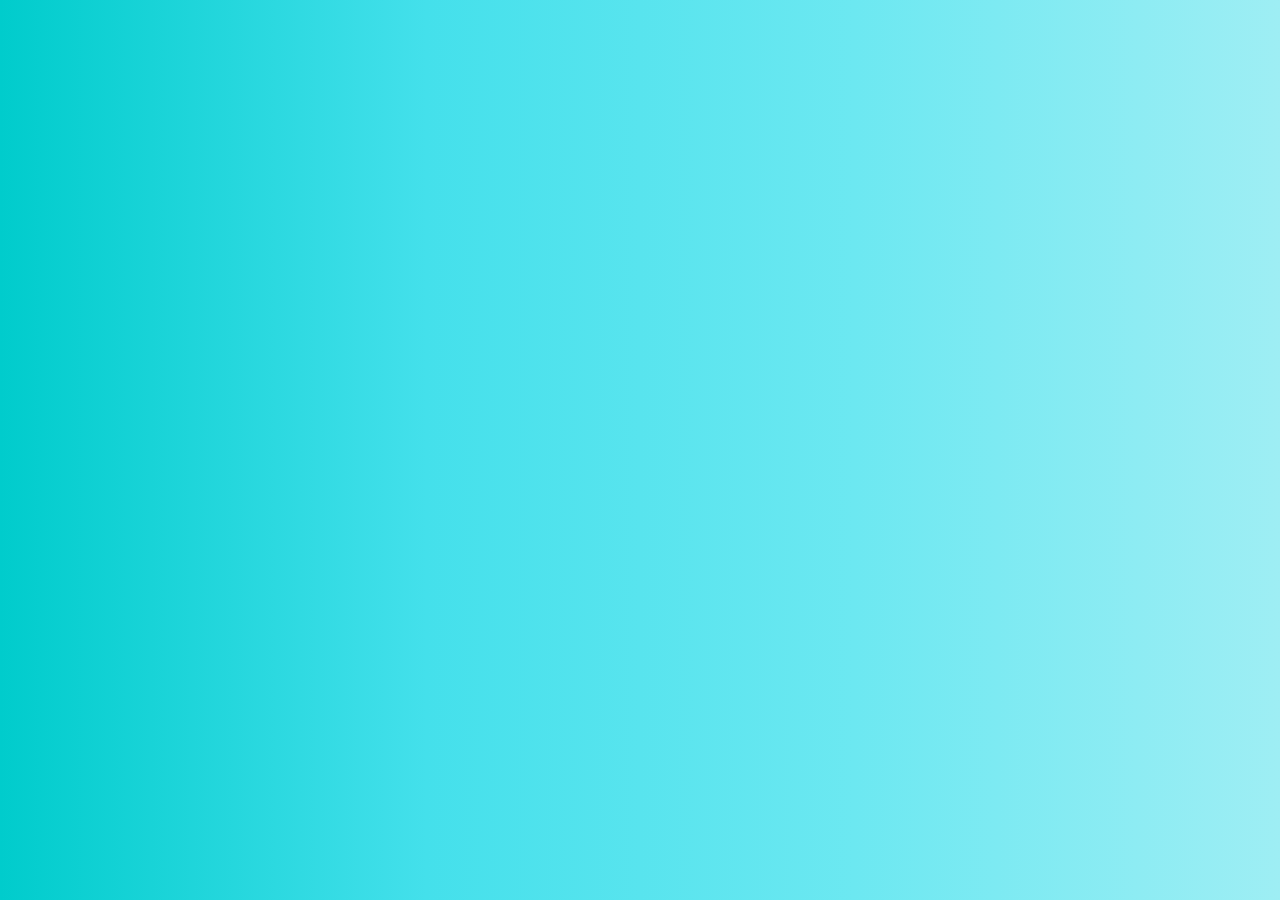
<file: Login-SignUp.html>
<!DOCTYPE html>
<html lang="en">

<head>
  <meta charset="UTF-8">
  <meta name="viewport" content="width=device-width, initial-scale=1.0">
  <title>Guardian Vault</title>
  <!-- <style>
        .box {
            position: relative;
            top: 0;
            opacity: 1;
            float: left;
            padding: 60px 50px 40px 50px;
            width: 100%;
            background: #fff;
            border-radius: 10px;
            transform: scale(1);
            -webkit-transform: scale(1);
            -ms-transform: scale(1);
            z-index: 5;
          
            &.back {
              transform: scale(0.95);
              -webkit-transform: scale(0.95);
              -ms-transform: scale(0.95);
              top: -20px;
              opacity: .8;
              z-index: -1;
            }
          
            &:before {
              content: "";
              width: 100%;
              height: 30px;
              border-radius: 10px;
              position: absolute;
              top: -10px;
              background: rgba(255, 255, 255, 0.6);
              left: 0;
              transform: scale(0.95);
              -webkit-transform: scale(0.95);
              -ms-transform: scale(0.95);
              z-index: -1;
            }
          }
          
          .overbox .title {
            color: #fff;
          
            &:before {
              background: #fff;
            }
          }
          
          .title {
            width: 100%;
            float: left;
            line-height: 46px;
            font-size: 34px;
            font-weight: 700;
            letter-spacing: 2px;
            color: #ED2553;
            position: relative;
          
            &:before {
              content: "";
              width: 5px;
              height: 100%;
              position: absolute;
              top: 0;
              left: -50px;
              background: #ED2553;
            }
          }
          
          .input {
            transition: 300ms cubic-bezier(0.4, 0, 0.2, 1);
            -webkit-transition: 300ms cubic-bezier(0.4, 0, 0.2, 1);
            -ms-transition: 300ms cubic-bezier(0.4, 0, 0.2, 1);
          
            label, input, .spin {
              transition: 300ms cubic-bezier(0.4, 0, 0.2, 1);
              -webkit-transition: 300ms cubic-bezier(0.4, 0, 0.2, 1);
              -ms-transition: 300ms cubic-bezier(0.4, 0, 0.2, 1);
            }
          }
          
          .button {
            transition: 300ms cubic-bezier(0.4, 0, 0.2, 1);
            -webkit-transition: 300ms cubic-bezier(0.4, 0, 0.2, 1);
            -ms-transition: 300ms cubic-bezier(0.4, 0, 0.2, 1);
          
            button .button.login button i.fa {
              transition: 300ms cubic-bezier(0.4, 0, 0.2, 1);
              -webkit-transition: 300ms cubic-bezier(0.4, 0, 0.2, 1);
              -ms-transition: 300ms cubic-bezier(0.4, 0, 0.2, 1);
            }
          }
          
          .material-button .shape {
            &:before, &:after {
              transition: 300ms cubic-bezier(0.4, 0, 0.2, 1);
              -webkit-transition: 300ms cubic-bezier(0.4, 0, 0.2, 1);
              -ms-transition: 300ms cubic-bezier(0.4, 0, 0.2, 1);
            }
          }
          
          .button.login button {
            transition: 300ms cubic-bezier(0.4, 0, 0.2, 1);
            -webkit-transition: 300ms cubic-bezier(0.4, 0, 0.2, 1);
            -ms-transition: 300ms cubic-bezier(0.4, 0, 0.2, 1);
          }
          
          .material-button, .alt-2, .material-button .shape, .alt-2 .shape, .box {
            transition: 400ms cubic-bezier(0.4, 0, 0.2, 1);
            -webkit-transition: 400ms cubic-bezier(0.4, 0, 0.2, 1);
            -ms-transition: 400ms cubic-bezier(0.4, 0, 0.2, 1);
          }
          
          .input {
            width: 100%;
            float: left;
          
            label, input, .spin {
              width: 100%;
              float: left;
            }
          }
          
          .button {
            width: 100%;
            float: left;
          
            button {
              width: 100%;
              float: left;
            }
          }
          
          .input, .button {
            margin-top: 30px;
            height: 70px;
          }
          
          .input {
            position: relative;
          
            input {
              position: relative;
            }
          }
          
          .button {
            position: relative;
          
            button {
              position: relative;
            }
          }
          
          .input {
            input {
              height: 60px;
              top: 10px;
              border: none;
              background: transparent;
              font-family: 'Roboto', sans-serif;
              font-size: 24px;
              color: rgba(0, 0, 0, 0.8);
              font-weight: 300;
            }
          
            label {
              font-family: 'Roboto', sans-serif;
              font-size: 24px;
              color: rgba(0, 0, 0, 0.8);
              font-weight: 300;
            }
          }
          
          .button button {
            font-family: 'Roboto', sans-serif;
            font-size: 24px;
            color: rgba(0, 0, 0, 0.8);
            font-weight: 300;
          }
          
          .input {
            &:before, .spin {
              width: 100%;
              height: 1px;
              position: absolute;
              bottom: 0;
              left: 0;
            }
          
            &:before {
              content: "";
              background: rgba(0, 0, 0, 0.1);
              z-index: 3;
            }
          
            .spin {
              background: #ED2553;
              z-index: 4;
              width: 0;
            }
          }
          
          .overbox .input {
            .spin {
              background: rgba(255, 255, 255, 1);
            }
          
            &:before {
              background: rgba(255, 255, 255, 0.5);
            }
          }
          
          .input label {
            position: absolute;
            top: 10px;
            left: 0;
            z-index: 2;
            cursor: pointer;
            line-height: 60px;
          }
          
          .button {
            &.login {
              width: 60%;
              left: 20%;
          
              button {
                width: 100%;
                line-height: 64px;
                left: 0%;
                background-color: transparent;
                border: 3px solid rgba(0, 0, 0, 0.1);
                font-weight: 900;
                font-size: 18px;
                color: rgba(0, 0, 0, 0.2);
              }
            }
          
            button {
              width: 100%;
              line-height: 64px;
              left: 0%;
              background-color: transparent;
              border: 3px solid rgba(0, 0, 0, 0.1);
              font-weight: 900;
              font-size: 18px;
              color: rgba(0, 0, 0, 0.2);
            }
          
            &.login {
              margin-top: 30px;
            }
          
            margin-top: 20px;
          
            button {
              background-color: #fff;
              color: #ED2553;
              border: none;
            }
          
            &.login button {
              &.active {
                border: 3px solid transparent;
                color: #fff !important;
          
                span {
                  opacity: 0;
                  transform: scale(0);
                  -webkit-transform: scale(0);
                  -ms-transform: scale(0);
                }
          
                i.fa {
                  opacity: 1;
                  transform: scale(1) rotate(-0deg);
                  -webkit-transform: scale(1) rotate(-0deg);
                  -ms-transform: scale(1) rotate(-0deg);
                }
              }
          
              i.fa {
                width: 100%;
                height: 100%;
                position: absolute;
                top: 0;
                left: 0;
                line-height: 60px;
                transform: scale(0) rotate(-45deg);
                -webkit-transform: scale(0) rotate(-45deg);
                -ms-transform: scale(0) rotate(-45deg);
              }
          
              &:hover {
                color: #ED2553;
                border-color: #ED2553;
              }
            }
          
            margin: 40px 0;
            overflow: hidden;
            z-index: 2;
          
            button {
              cursor: pointer;
              position: relative;
              z-index: 2;
            }
          }
          
          .pass-forgot {
            width: 100%;
            float: left;
            text-align: center;
            color: rgba(0, 0, 0, 0.4);
            font-size: 18px;
          }
          
          .click-efect {
            position: absolute;
            top: 0;
            left: 0;
            background: #ED2553;
            border-radius: 50%;
          }
          
          .overbox {
            width: 100%;
            height: 100%;
            position: absolute;
            top: 0;
            left: 0;
            overflow: inherit;
            border-radius: 10px;
            padding: 60px 50px 40px 50px;
          
            .title, .button, .input {
              z-index: 111;
              position: relative;
              color: #fff !important;
              display: none;
            }
          
            .title {
              width: 80%;
            }
          
            .input {
              margin-top: 20px;
          
              input, label {
                color: #fff;
              }
            }
          
            .material-button, .alt-2 {
              display: block;
          
              .shape {
                display: block;
              }
            }
          }
          
          .material-button, .alt-2 {
            width: 140px;
            height: 140px;
            border-radius: 50%;
            background: #ED2553;
            position: absolute;
            top: 40px;
            right: -70px;
            cursor: pointer;
            z-index: 100;
            transform: translate(0%, 0%);
            -webkit-transform: translate(0%, 0%);
            -ms-transform: translate(0%, 0%);
          }
          
          .material-button .shape, .alt-2 .shape {
            position: absolute;
            top: 0;
            right: 0;
            width: 100%;
            height: 100%;
          }
          
          .material-button .shape:before, .alt-2 .shape:before, .material-button .shape:after, .alt-2 .shape:after {
            content: "";
            background: #fff;
            position: absolute;
            top: 50%;
            left: 50%;
            transform: translate(-50%, -50%) rotate(360deg);
            -webkit-transform: translate(-50%, -50%) rotate(360deg);
            -ms-transform: translate(-50%, -50%) rotate(360deg);
          }
          
          .material-button .shape:before, .alt-2 .shape:before {
            width: 25px;
            height: 4px;
          }
          
          .material-button .shape:after, .alt-2 .shape:after {
            height: 25px;
            width: 4px;
          }
          
          .material-button.active, .alt-2.active {
            top: 50%;
            right: 50%;
            transform: translate(50%, -50%) rotate(0deg);
            -webkit-transform: translate(50%, -50%) rotate(0deg);
            -ms-transform: translate(50%, -50%) rotate(0deg);
          }
          
          body {
           background-color: black;
            background-position: center;
            background-size: cover;
            background-repeat: no-repeat;
            min-height: 100vh;
            font-family: 'Roboto', sans-serif;
            overflow: hidden;
          }
          
          html {
            overflow: hidden;
          }
          
          .materialContainer {
            width: 100%;
            max-width: 460px;
            position: absolute;
            top: 50%;
            left: 50%;
            transform: translate(-50%, -50%);
            -webkit-transform: translate(-50%, -50%);
            -ms-transform: translate(-50%, -50%);
          }
          
          * {
            -webkit-box-sizing: border-box;
            -moz-box-sizing: border-box;
            box-sizing: border-box;
            margin: 0;
            padding: 0;
            text-decoration: none;
            list-style-type: none;
            outline: none;
          
            &:after, &::before {
              -webkit-box-sizing: border-box;
              -moz-box-sizing: border-box;
              box-sizing: border-box;
              margin: 0;
              padding: 0;
              text-decoration: none;
              list-style-type: none;
              outline: none;
            }
          }
    </style> -->

  <style>
    @import url('https://fonts.googleapis.com/css?family=Poppins:400,500,600,700&display=swap');

    * {
      margin: 0;
      padding: 0;
      box-sizing: border-box;
      font-family: 'Poppins', sans-serif;
    }

    html,
    body {
      display: grid;
      height: 100%;
      width: 100%;
      place-items: center;
      background: -webkit-linear-gradient(left, #0cc, #44e0eb,#6ce8f1, #9eeef4);
    }

    ::selection {
      background: #0cecfc;
      color: #fff;
    }

    .wrapper {
      overflow: hidden;
      max-width: 390px;
      background: #fff;
      padding: 30px;
      border-radius: 15px;
      box-shadow: 0px 15px 20px rgba(0, 0, 0, 0.1);
    }

    .wrapper .title-text {
      display: flex;
      width: 200%;
    }

    .wrapper .title {
      width: 50%;
      font-size: 35px;
      font-weight: 600;
      text-align: center;
      transition: all 0.6s cubic-bezier(0.68, -0.55, 0.265, 1.55);
    }

    .wrapper .slide-controls {
      position: relative;
      display: flex;
      height: 50px;
      width: 100%;
      overflow: hidden;
      margin: 30px 0 10px 0;
      justify-content: space-between;
      border: 1px solid lightgrey;
      border-radius: 15px;
    }

    .slide-controls .slide {
      height: 100%;
      width: 100%;
      color: #fff;
      font-size: 18px;
      font-weight: 500;
      text-align: center;
      line-height: 48px;
      cursor: pointer;
      z-index: 1;
      transition: all 0.6s ease;
    }

    .slide-controls label.signup {
      color: #000;
    }

    .slide-controls .slider-tab {
      position: absolute;
      height: 100%;
      width: 50%;
      left: 0;
      z-index: 0;
      border-radius: 15px;
      background: -webkit-linear-gradient(left, #0cecfc, #44e0eb,#6ce8f1, #9eeef4);

      transition: all 0.6s cubic-bezier(0.68, -0.55, 0.265, 1.55);
    }

    input[type="radio"] {
      display: none;
    }

    #signup:checked~.slider-tab {
      left: 50%;
    }

    #signup:checked~label.signup {
      color: #fff;
      cursor: default;
      user-select: none;
    }

    #signup:checked~label.login {
      color: #000;
    }

    #login:checked~label.signup {
      color: #000;
    }

    #login:checked~label.login {
      cursor: default;
      user-select: none;
    }

    .wrapper .form-container {
      width: 100%;
      overflow: hidden;
    }

    .form-container .form-inner {
      display: flex;
      width: 200%;
    }

    .form-container .form-inner form {
      width: 50%;
      transition: all 0.6s cubic-bezier(0.68, -0.55, 0.265, 1.55);
    }

    .form-inner form .field {
      height: 50px;
      width: 100%;
      margin-top: 20px;
    }

    .form-inner form .field input {
      height: 100%;
      width: 100%;
      outline: none;
      padding-left: 15px;
      border-radius: 15px;
      border: 1px solid lightgrey;
      border-bottom-width: 2px;
      font-size: 17px;
      transition: all 0.3s ease;
    }

    .form-inner form .field input:focus {
      border-color: #0cecfc;
      /* box-shadow: inset 0 0 3px #fb6aae; */
    }

    .form-inner form .field input::placeholder {
      color: #999;
      transition: all 0.3s ease;
    }

    form .field input:focus::placeholder {
      color: #0cecfc;
    }

    .form-inner form .pass-link {
      margin-top: 5px;
    }

    .form-inner form .signup-link {
      text-align: center;
      margin-top: 30px;
    }

    .form-inner form .pass-link a,
    .form-inner form .signup-link a {
      color: #0cecfc;
      text-decoration: none;
    }

    .form-inner form .pass-link a:hover,
    .form-inner form .signup-link a:hover {
      text-decoration: underline;
    }

    form .btn {
      height: 50px;
      width: 100%;
      border-radius: 15px;
      position: relative;
      overflow: hidden;
    }

    form .btn .btn-layer {
      height: 100%;
      width: 300%;
      position: absolute;
      left: -100%;
      background: -webkit-linear-gradient(left, #0cecfc, #44e0eb,#6ce8f1, #9eeef4);
      border-radius: 15px;
      transition: all 0.4s ease;
      ;
    }

    form .btn:hover .btn-layer {
      left: 0;
    }

    form .btn input[type="submit"] {
      height: 100%;
      width: 100%;
      z-index: 1;
      position: relative;
      background: none;
      border: none;
      color: #fff;
      padding-left: 0;
      border-radius: 15px;
      font-size: 20px;
      font-weight: 500;
      cursor: pointer;
    }
  </style>
</head>

<body>
 

  <script>
    const loginText = document.querySelector(".title-text .login");
    const loginForm = document.querySelector("form.login");
    const loginBtn = document.querySelector("label.login");
    const signupBtn = document.querySelector("label.signup");
    const signupLink = document.querySelector("form .signup-link a");
    signupBtn.onclick = (() => {
      loginForm.style.marginLeft = "-50%";
      loginText.style.marginLeft = "-50%";
    });
    loginBtn.onclick = (() => {
      loginForm.style.marginLeft = "0%";
      loginText.style.marginLeft = "0%";
    });
    signupLink.onclick = (() => {
      signupBtn.click();
      return false;
    });

  </script>
</body>

</html>
</file>
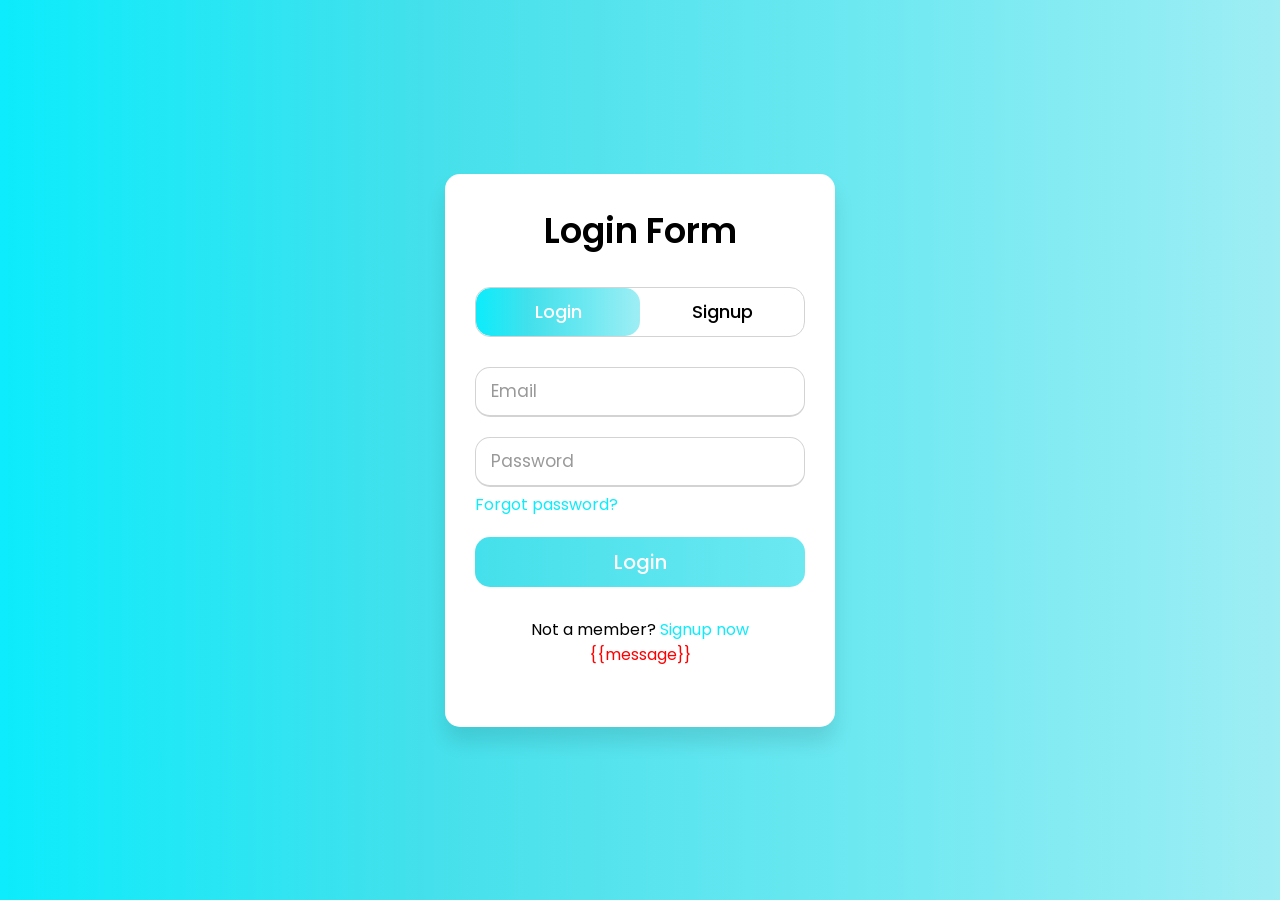
<file: SignIn.html>
<!DOCTYPE html>
<html lang="en">
<head>
    <meta charset="UTF-8">
    <meta name="viewport" content="width=device-width, initial-scale=1.0">
    <title>Guardian Vault</title>
   
    <style>
        @import url('https://fonts.googleapis.com/css?family=Poppins:400,500,600,700&display=swap');
        *{
          margin: 0;
          padding: 0;
          box-sizing: border-box;
          font-family: 'Poppins', sans-serif;
        }
        html,
    body {
      display: grid;
      height: 100%;
      width: 100%;
      place-items: center;
      background: -webkit-linear-gradient(left, #0cecfc, #44e0eb,#6ce8f1, #9eeef4);
    }

    ::selection {
      background: #0cecfc;
      color: #fff;
    }

    .wrapper {
      overflow: hidden;
      max-width: 390px;
      background: #fff;
      padding: 30px;
      border-radius: 15px;
      box-shadow: 0px 15px 20px rgba(0, 0, 0, 0.1);
    }

    .wrapper .title-text {
      display: flex;
      width: 200%;
    }

    .wrapper .title {
      width: 50%;
      font-size: 35px;
      font-weight: 600;
      text-align: center;
      transition: all 0.6s cubic-bezier(0.68, -0.55, 0.265, 1.55);
    }

    .wrapper .slide-controls {
      position: relative;
      display: flex;
      height: 50px;
      width: 100%;
      overflow: hidden;
      margin: 30px 0 10px 0;
      justify-content: space-between;
      border: 1px solid lightgrey;
      border-radius: 15px;
    }

    .slide-controls .slide {
      height: 100%;
      width: 100%;
      color: #fff;
      font-size: 18px;
      font-weight: 500;
      text-align: center;
      line-height: 48px;
      cursor: pointer;
      z-index: 1;
      transition: all 0.6s ease;
    }

    .slide-controls label.signup {
      color: #000;
    }

    .slide-controls .slider-tab {
      position: absolute;
      height: 100%;
      width: 50%;
      left: 0;
      z-index: 0;
      border-radius: 15px;
      background: -webkit-linear-gradient(left, #0cecfc, #44e0eb,#6ce8f1, #9eeef4);

      transition: all 0.6s cubic-bezier(0.68, -0.55, 0.265, 1.55);
    }

    input[type="radio"] {
      display: none;
    }

    #signup:checked~.slider-tab {
      left: 50%;
    }

    #signup:checked~label.signup {
      color: #fff;
      cursor: default;
      user-select: none;
    }

    #signup:checked~label.login {
      color: #000;
    }

    #login:checked~label.signup {
      color: #000;
    }

    #login:checked~label.login {
      cursor: default;
      user-select: none;
    }

    .wrapper .form-container {
      width: 100%;
      overflow: hidden;
    }

    .form-container .form-inner {
      display: flex;
      width: 200%;
    }

    .form-container .form-inner form {
      width: 50%;
      transition: all 0.6s cubic-bezier(0.68, -0.55, 0.265, 1.55);
    }

    .form-inner form .field {
      height: 50px;
      width: 100%;
      margin-top: 20px;
    }

    .form-inner form .field input {
      height: 100%;
      width: 100%;
      outline: none;
      padding-left: 15px;
      border-radius: 15px;
      border: 1px solid lightgrey;
      border-bottom-width: 2px;
      font-size: 17px;
      transition: all 0.3s ease;
    }

    .form-inner form .field input:focus {
      border-color: #0cecfc;
      /* box-shadow: inset 0 0 3px #fb6aae; */
    }

    .form-inner form .field input::placeholder {
      color: #999;
      transition: all 0.3s ease;
    }

    form .field input:focus::placeholder {
      color: #0cecfc;
    }

    .form-inner form .pass-link {
      margin-top: 5px;
    }

    .form-inner form .signup-link {
      text-align: center;
      margin-top: 30px;
    }

    .form-inner form .pass-link a,
    .form-inner form .signup-link a {
      color: #0cecfc;
      text-decoration: none;
    }

    .form-inner form .pass-link a:hover,
    .form-inner form .signup-link a:hover {
      text-decoration: underline;
    }

    form .btn {
      height: 50px;
      width: 100%;
      border-radius: 15px;
      position: relative;
      overflow: hidden;
    }

    form .btn .btn-layer {
      height: 100%;
      width: 300%;
      position: absolute;
      left: -100%;
      background: -webkit-linear-gradient(left, #0CC, #44e0eb,#6ce8f1, #9eeef4);
      border-radius: 15px;
      transition: all 0.4s ease;
      ;
    }

    form .btn:hover .btn-layer {
      left: 0;
    }

    form .btn input[type="submit"] {
      height: 100%;
      width: 100%;
      z-index: 1;
      position: relative;
      background: none;
      border: none;
      color: #fff;
      padding-left: 0;
      border-radius: 15px;
      font-size: 20px;
      font-weight: 500;
      cursor: pointer;
    }
  </style>
</head>
<body>
    
     <div class="wrapper">
        <div class="title-text">
          <div class="title login">Login Form</div>
          <div class="title signup">Signup Form</div>
        </div>
        <div class="form-container">
          <div class="slide-controls">
            <input type="radio" name="slide" id="login" checked>
            <input type="radio" name="slide" id="signup">
            <label for="login" class="slide login">Login</label>
            <label for="signup" class="slide signup">Signup</label>
            <div class="slider-tab"></div>
          </div>
          <div class="form-inner">
            <form action="/submitSignInForm" method="post" class="login">
              <div class="field">
                <input type="email" name="email" placeholder="Email" required>
              </div>
              <div class="field">
                <input type="password" name="password" placeholder="Password" required>
              </div>
              <div class="pass-link"><a href="#">Forgot password?</a></div>
              <div class="field btn">
                <div class="btn-layer"></div>
                <input type="submit" value="Login">
              </div>
              <div class="signup-link">Not a member? <a href="">Signup now</a></div>

              <div style=" text-align: center; size: 14px; color: red;">{{message}}</div>
            </form>


            
            <form class="signup" action="/submitSignUpForm" method="POST">
              <div class="field">
                <!--<input type="text" placeholder="Full Name" name="FName" required> -->
                <input type="text" placeholder="Full Name" required name="FName">
              </div>
              <div class="field">
                <!--<input type="email" placeholder="Email" name="email"> -->
                <input type="email" placeholder="Email" required name="email">
              </div>
              <div class="field">
                <!--<input type="password" placeholder="Password" name="password"> -->
                <input type="password" placeholder="Password" required name="password">
              </div>
              <div class="field">
                <!--<input type="password" placeholder="Confirm password" required> -->
                <input type="password" placeholder="Confirm Password" required name="conPassword">
              </div>
              <div class="field btn">
                <div class="btn-layer"></div>
                <input type="submit" value="Signup">
              </div>
            </form>


          </div>
        </div>
      </div>

        <script>
            const loginText = document.querySelector(".title-text .login");
            const loginForm = document.querySelector("form.login");
            const loginBtn = document.querySelector("label.login");
            const signupBtn = document.querySelector("label.signup");
            const signupLink = document.querySelector("form .signup-link a");
            signupBtn.onclick = (()=>{
              loginForm.style.marginLeft = "-50%";
              loginText.style.marginLeft = "-50%";
            });
            loginBtn.onclick = (()=>{
              loginForm.style.marginLeft = "0%";
              loginText.style.marginLeft = "0%";
            });
            signupLink.onclick = (()=>{
              signupBtn.click();
              return false;
            });
        </script>
</body>
</html>
</file>
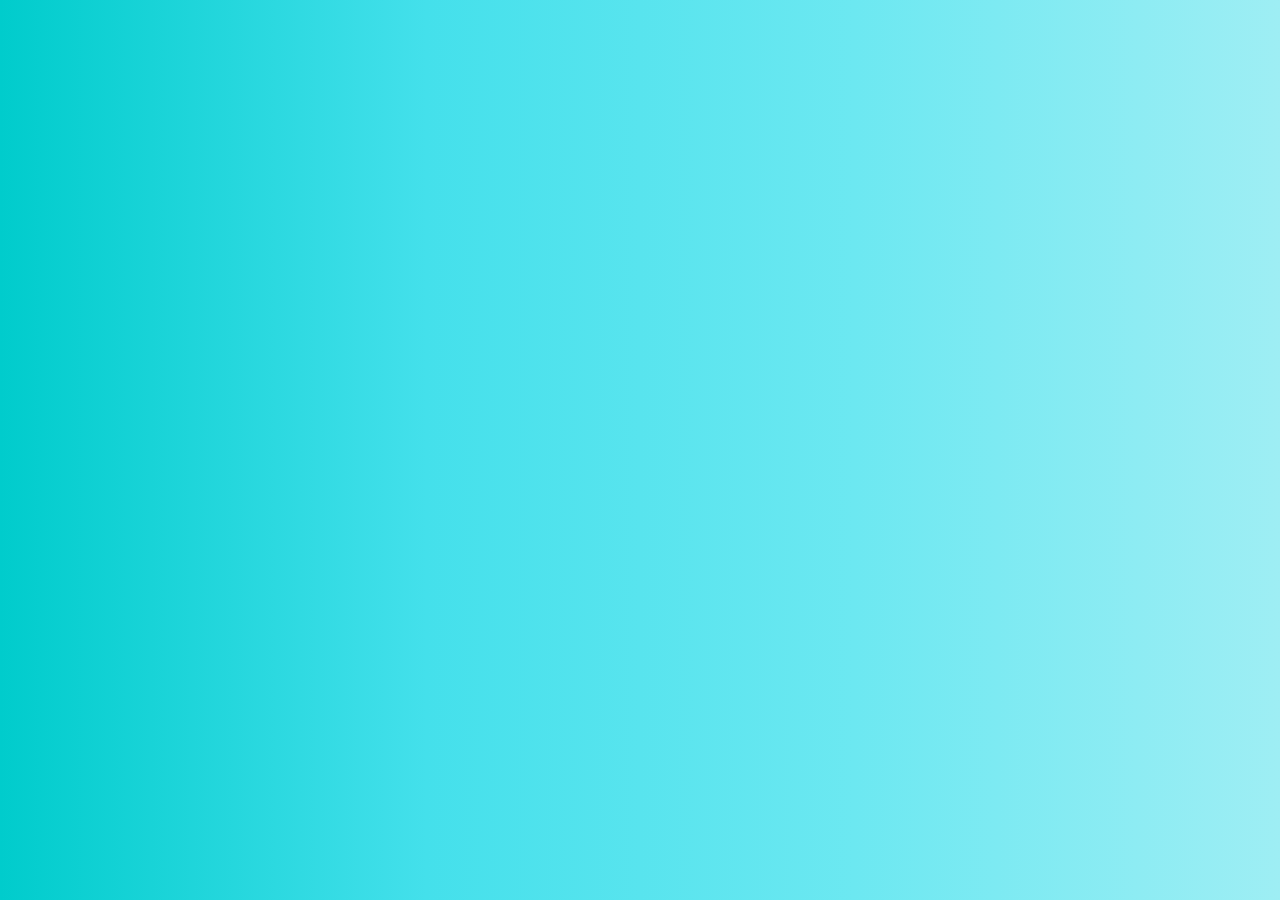
<file: templates/Login-SignUp.html>
<!DOCTYPE html>
<html lang="en">

<head>
  <meta charset="UTF-8">
  <meta name="viewport" content="width=device-width, initial-scale=1.0">
  <title>Guardian Vault</title>
  <!-- <style>
        .box {
            position: relative;
            top: 0;
            opacity: 1;
            float: left;
            padding: 60px 50px 40px 50px;
            width: 100%;
            background: #fff;
            border-radius: 10px;
            transform: scale(1);
            -webkit-transform: scale(1);
            -ms-transform: scale(1);
            z-index: 5;
          
            &.back {
              transform: scale(0.95);
              -webkit-transform: scale(0.95);
              -ms-transform: scale(0.95);
              top: -20px;
              opacity: .8;
              z-index: -1;
            }
          
            &:before {
              content: "";
              width: 100%;
              height: 30px;
              border-radius: 10px;
              position: absolute;
              top: -10px;
              background: rgba(255, 255, 255, 0.6);
              left: 0;
              transform: scale(0.95);
              -webkit-transform: scale(0.95);
              -ms-transform: scale(0.95);
              z-index: -1;
            }
          }
          
          .overbox .title {
            color: #fff;
          
            &:before {
              background: #fff;
            }
          }
          
          .title {
            width: 100%;
            float: left;
            line-height: 46px;
            font-size: 34px;
            font-weight: 700;
            letter-spacing: 2px;
            color: #ED2553;
            position: relative;
          
            &:before {
              content: "";
              width: 5px;
              height: 100%;
              position: absolute;
              top: 0;
              left: -50px;
              background: #ED2553;
            }
          }
          
          .input {
            transition: 300ms cubic-bezier(0.4, 0, 0.2, 1);
            -webkit-transition: 300ms cubic-bezier(0.4, 0, 0.2, 1);
            -ms-transition: 300ms cubic-bezier(0.4, 0, 0.2, 1);
          
            label, input, .spin {
              transition: 300ms cubic-bezier(0.4, 0, 0.2, 1);
              -webkit-transition: 300ms cubic-bezier(0.4, 0, 0.2, 1);
              -ms-transition: 300ms cubic-bezier(0.4, 0, 0.2, 1);
            }
          }
          
          .button {
            transition: 300ms cubic-bezier(0.4, 0, 0.2, 1);
            -webkit-transition: 300ms cubic-bezier(0.4, 0, 0.2, 1);
            -ms-transition: 300ms cubic-bezier(0.4, 0, 0.2, 1);
          
            button .button.login button i.fa {
              transition: 300ms cubic-bezier(0.4, 0, 0.2, 1);
              -webkit-transition: 300ms cubic-bezier(0.4, 0, 0.2, 1);
              -ms-transition: 300ms cubic-bezier(0.4, 0, 0.2, 1);
            }
          }
          
          .material-button .shape {
            &:before, &:after {
              transition: 300ms cubic-bezier(0.4, 0, 0.2, 1);
              -webkit-transition: 300ms cubic-bezier(0.4, 0, 0.2, 1);
              -ms-transition: 300ms cubic-bezier(0.4, 0, 0.2, 1);
            }
          }
          
          .button.login button {
            transition: 300ms cubic-bezier(0.4, 0, 0.2, 1);
            -webkit-transition: 300ms cubic-bezier(0.4, 0, 0.2, 1);
            -ms-transition: 300ms cubic-bezier(0.4, 0, 0.2, 1);
          }
          
          .material-button, .alt-2, .material-button .shape, .alt-2 .shape, .box {
            transition: 400ms cubic-bezier(0.4, 0, 0.2, 1);
            -webkit-transition: 400ms cubic-bezier(0.4, 0, 0.2, 1);
            -ms-transition: 400ms cubic-bezier(0.4, 0, 0.2, 1);
          }
          
          .input {
            width: 100%;
            float: left;
          
            label, input, .spin {
              width: 100%;
              float: left;
            }
          }
          
          .button {
            width: 100%;
            float: left;
          
            button {
              width: 100%;
              float: left;
            }
          }
          
          .input, .button {
            margin-top: 30px;
            height: 70px;
          }
          
          .input {
            position: relative;
          
            input {
              position: relative;
            }
          }
          
          .button {
            position: relative;
          
            button {
              position: relative;
            }
          }
          
          .input {
            input {
              height: 60px;
              top: 10px;
              border: none;
              background: transparent;
              font-family: 'Roboto', sans-serif;
              font-size: 24px;
              color: rgba(0, 0, 0, 0.8);
              font-weight: 300;
            }
          
            label {
              font-family: 'Roboto', sans-serif;
              font-size: 24px;
              color: rgba(0, 0, 0, 0.8);
              font-weight: 300;
            }
          }
          
          .button button {
            font-family: 'Roboto', sans-serif;
            font-size: 24px;
            color: rgba(0, 0, 0, 0.8);
            font-weight: 300;
          }
          
          .input {
            &:before, .spin {
              width: 100%;
              height: 1px;
              position: absolute;
              bottom: 0;
              left: 0;
            }
          
            &:before {
              content: "";
              background: rgba(0, 0, 0, 0.1);
              z-index: 3;
            }
          
            .spin {
              background: #ED2553;
              z-index: 4;
              width: 0;
            }
          }
          
          .overbox .input {
            .spin {
              background: rgba(255, 255, 255, 1);
            }
          
            &:before {
              background: rgba(255, 255, 255, 0.5);
            }
          }
          
          .input label {
            position: absolute;
            top: 10px;
            left: 0;
            z-index: 2;
            cursor: pointer;
            line-height: 60px;
          }
          
          .button {
            &.login {
              width: 60%;
              left: 20%;
          
              button {
                width: 100%;
                line-height: 64px;
                left: 0%;
                background-color: transparent;
                border: 3px solid rgba(0, 0, 0, 0.1);
                font-weight: 900;
                font-size: 18px;
                color: rgba(0, 0, 0, 0.2);
              }
            }
          
            button {
              width: 100%;
              line-height: 64px;
              left: 0%;
              background-color: transparent;
              border: 3px solid rgba(0, 0, 0, 0.1);
              font-weight: 900;
              font-size: 18px;
              color: rgba(0, 0, 0, 0.2);
            }
          
            &.login {
              margin-top: 30px;
            }
          
            margin-top: 20px;
          
            button {
              background-color: #fff;
              color: #ED2553;
              border: none;
            }
          
            &.login button {
              &.active {
                border: 3px solid transparent;
                color: #fff !important;
          
                span {
                  opacity: 0;
                  transform: scale(0);
                  -webkit-transform: scale(0);
                  -ms-transform: scale(0);
                }
          
                i.fa {
                  opacity: 1;
                  transform: scale(1) rotate(-0deg);
                  -webkit-transform: scale(1) rotate(-0deg);
                  -ms-transform: scale(1) rotate(-0deg);
                }
              }
          
              i.fa {
                width: 100%;
                height: 100%;
                position: absolute;
                top: 0;
                left: 0;
                line-height: 60px;
                transform: scale(0) rotate(-45deg);
                -webkit-transform: scale(0) rotate(-45deg);
                -ms-transform: scale(0) rotate(-45deg);
              }
          
              &:hover {
                color: #ED2553;
                border-color: #ED2553;
              }
            }
          
            margin: 40px 0;
            overflow: hidden;
            z-index: 2;
          
            button {
              cursor: pointer;
              position: relative;
              z-index: 2;
            }
          }
          
          .pass-forgot {
            width: 100%;
            float: left;
            text-align: center;
            color: rgba(0, 0, 0, 0.4);
            font-size: 18px;
          }
          
          .click-efect {
            position: absolute;
            top: 0;
            left: 0;
            background: #ED2553;
            border-radius: 50%;
          }
          
          .overbox {
            width: 100%;
            height: 100%;
            position: absolute;
            top: 0;
            left: 0;
            overflow: inherit;
            border-radius: 10px;
            padding: 60px 50px 40px 50px;
          
            .title, .button, .input {
              z-index: 111;
              position: relative;
              color: #fff !important;
              display: none;
            }
          
            .title {
              width: 80%;
            }
          
            .input {
              margin-top: 20px;
          
              input, label {
                color: #fff;
              }
            }
          
            .material-button, .alt-2 {
              display: block;
          
              .shape {
                display: block;
              }
            }
          }
          
          .material-button, .alt-2 {
            width: 140px;
            height: 140px;
            border-radius: 50%;
            background: #ED2553;
            position: absolute;
            top: 40px;
            right: -70px;
            cursor: pointer;
            z-index: 100;
            transform: translate(0%, 0%);
            -webkit-transform: translate(0%, 0%);
            -ms-transform: translate(0%, 0%);
          }
          
          .material-button .shape, .alt-2 .shape {
            position: absolute;
            top: 0;
            right: 0;
            width: 100%;
            height: 100%;
          }
          
          .material-button .shape:before, .alt-2 .shape:before, .material-button .shape:after, .alt-2 .shape:after {
            content: "";
            background: #fff;
            position: absolute;
            top: 50%;
            left: 50%;
            transform: translate(-50%, -50%) rotate(360deg);
            -webkit-transform: translate(-50%, -50%) rotate(360deg);
            -ms-transform: translate(-50%, -50%) rotate(360deg);
          }
          
          .material-button .shape:before, .alt-2 .shape:before {
            width: 25px;
            height: 4px;
          }
          
          .material-button .shape:after, .alt-2 .shape:after {
            height: 25px;
            width: 4px;
          }
          
          .material-button.active, .alt-2.active {
            top: 50%;
            right: 50%;
            transform: translate(50%, -50%) rotate(0deg);
            -webkit-transform: translate(50%, -50%) rotate(0deg);
            -ms-transform: translate(50%, -50%) rotate(0deg);
          }
          
          body {
           background-color: black;
            background-position: center;
            background-size: cover;
            background-repeat: no-repeat;
            min-height: 100vh;
            font-family: 'Roboto', sans-serif;
            overflow: hidden;
          }
          
          html {
            overflow: hidden;
          }
          
          .materialContainer {
            width: 100%;
            max-width: 460px;
            position: absolute;
            top: 50%;
            left: 50%;
            transform: translate(-50%, -50%);
            -webkit-transform: translate(-50%, -50%);
            -ms-transform: translate(-50%, -50%);
          }
          
          * {
            -webkit-box-sizing: border-box;
            -moz-box-sizing: border-box;
            box-sizing: border-box;
            margin: 0;
            padding: 0;
            text-decoration: none;
            list-style-type: none;
            outline: none;
          
            &:after, &::before {
              -webkit-box-sizing: border-box;
              -moz-box-sizing: border-box;
              box-sizing: border-box;
              margin: 0;
              padding: 0;
              text-decoration: none;
              list-style-type: none;
              outline: none;
            }
          }
    </style> -->

  <style>
    @import url('https://fonts.googleapis.com/css?family=Poppins:400,500,600,700&display=swap');

    * {
      margin: 0;
      padding: 0;
      box-sizing: border-box;
      font-family: 'Poppins', sans-serif;
    }

    html,
    body {
      display: grid;
      height: 100%;
      width: 100%;
      place-items: center;
      background: -webkit-linear-gradient(left, #0cc, #44e0eb,#6ce8f1, #9eeef4);
    }

    ::selection {
      background: #0cecfc;
      color: #fff;
    }

    .wrapper {
      overflow: hidden;
      max-width: 390px;
      background: #fff;
      padding: 30px;
      border-radius: 15px;
      box-shadow: 0px 15px 20px rgba(0, 0, 0, 0.1);
    }

    .wrapper .title-text {
      display: flex;
      width: 200%;
    }

    .wrapper .title {
      width: 50%;
      font-size: 35px;
      font-weight: 600;
      text-align: center;
      transition: all 0.6s cubic-bezier(0.68, -0.55, 0.265, 1.55);
    }

    .wrapper .slide-controls {
      position: relative;
      display: flex;
      height: 50px;
      width: 100%;
      overflow: hidden;
      margin: 30px 0 10px 0;
      justify-content: space-between;
      border: 1px solid lightgrey;
      border-radius: 15px;
    }

    .slide-controls .slide {
      height: 100%;
      width: 100%;
      color: #fff;
      font-size: 18px;
      font-weight: 500;
      text-align: center;
      line-height: 48px;
      cursor: pointer;
      z-index: 1;
      transition: all 0.6s ease;
    }

    .slide-controls label.signup {
      color: #000;
    }

    .slide-controls .slider-tab {
      position: absolute;
      height: 100%;
      width: 50%;
      left: 0;
      z-index: 0;
      border-radius: 15px;
      background: -webkit-linear-gradient(left, #0cecfc, #44e0eb,#6ce8f1, #9eeef4);

      transition: all 0.6s cubic-bezier(0.68, -0.55, 0.265, 1.55);
    }

    input[type="radio"] {
      display: none;
    }

    #signup:checked~.slider-tab {
      left: 50%;
    }

    #signup:checked~label.signup {
      color: #fff;
      cursor: default;
      user-select: none;
    }

    #signup:checked~label.login {
      color: #000;
    }

    #login:checked~label.signup {
      color: #000;
    }

    #login:checked~label.login {
      cursor: default;
      user-select: none;
    }

    .wrapper .form-container {
      width: 100%;
      overflow: hidden;
    }

    .form-container .form-inner {
      display: flex;
      width: 200%;
    }

    .form-container .form-inner form {
      width: 50%;
      transition: all 0.6s cubic-bezier(0.68, -0.55, 0.265, 1.55);
    }

    .form-inner form .field {
      height: 50px;
      width: 100%;
      margin-top: 20px;
    }

    .form-inner form .field input {
      height: 100%;
      width: 100%;
      outline: none;
      padding-left: 15px;
      border-radius: 15px;
      border: 1px solid lightgrey;
      border-bottom-width: 2px;
      font-size: 17px;
      transition: all 0.3s ease;
    }

    .form-inner form .field input:focus {
      border-color: #0cecfc;
      /* box-shadow: inset 0 0 3px #fb6aae; */
    }

    .form-inner form .field input::placeholder {
      color: #999;
      transition: all 0.3s ease;
    }

    form .field input:focus::placeholder {
      color: #0cecfc;
    }

    .form-inner form .pass-link {
      margin-top: 5px;
    }

    .form-inner form .signup-link {
      text-align: center;
      margin-top: 30px;
    }

    .form-inner form .pass-link a,
    .form-inner form .signup-link a {
      color: #0cecfc;
      text-decoration: none;
    }

    .form-inner form .pass-link a:hover,
    .form-inner form .signup-link a:hover {
      text-decoration: underline;
    }

    form .btn {
      height: 50px;
      width: 100%;
      border-radius: 15px;
      position: relative;
      overflow: hidden;
    }

    form .btn .btn-layer {
      height: 100%;
      width: 300%;
      position: absolute;
      left: -100%;
      background: -webkit-linear-gradient(left, #0cecfc, #44e0eb,#6ce8f1, #9eeef4);
      border-radius: 15px;
      transition: all 0.4s ease;
      ;
    }

    form .btn:hover .btn-layer {
      left: 0;
    }

    form .btn input[type="submit"] {
      height: 100%;
      width: 100%;
      z-index: 1;
      position: relative;
      background: none;
      border: none;
      color: #fff;
      padding-left: 0;
      border-radius: 15px;
      font-size: 20px;
      font-weight: 500;
      cursor: pointer;
    }
  </style>
</head>

<body>
 

  <script>
    const loginText = document.querySelector(".title-text .login");
    const loginForm = document.querySelector("form.login");
    const loginBtn = document.querySelector("label.login");
    const signupBtn = document.querySelector("label.signup");
    const signupLink = document.querySelector("form .signup-link a");
    signupBtn.onclick = (() => {
      loginForm.style.marginLeft = "-50%";
      loginText.style.marginLeft = "-50%";
    });
    loginBtn.onclick = (() => {
      loginForm.style.marginLeft = "0%";
      loginText.style.marginLeft = "0%";
    });
    signupLink.onclick = (() => {
      signupBtn.click();
      return false;
    });

  </script>
</body>

</html>
</file>
